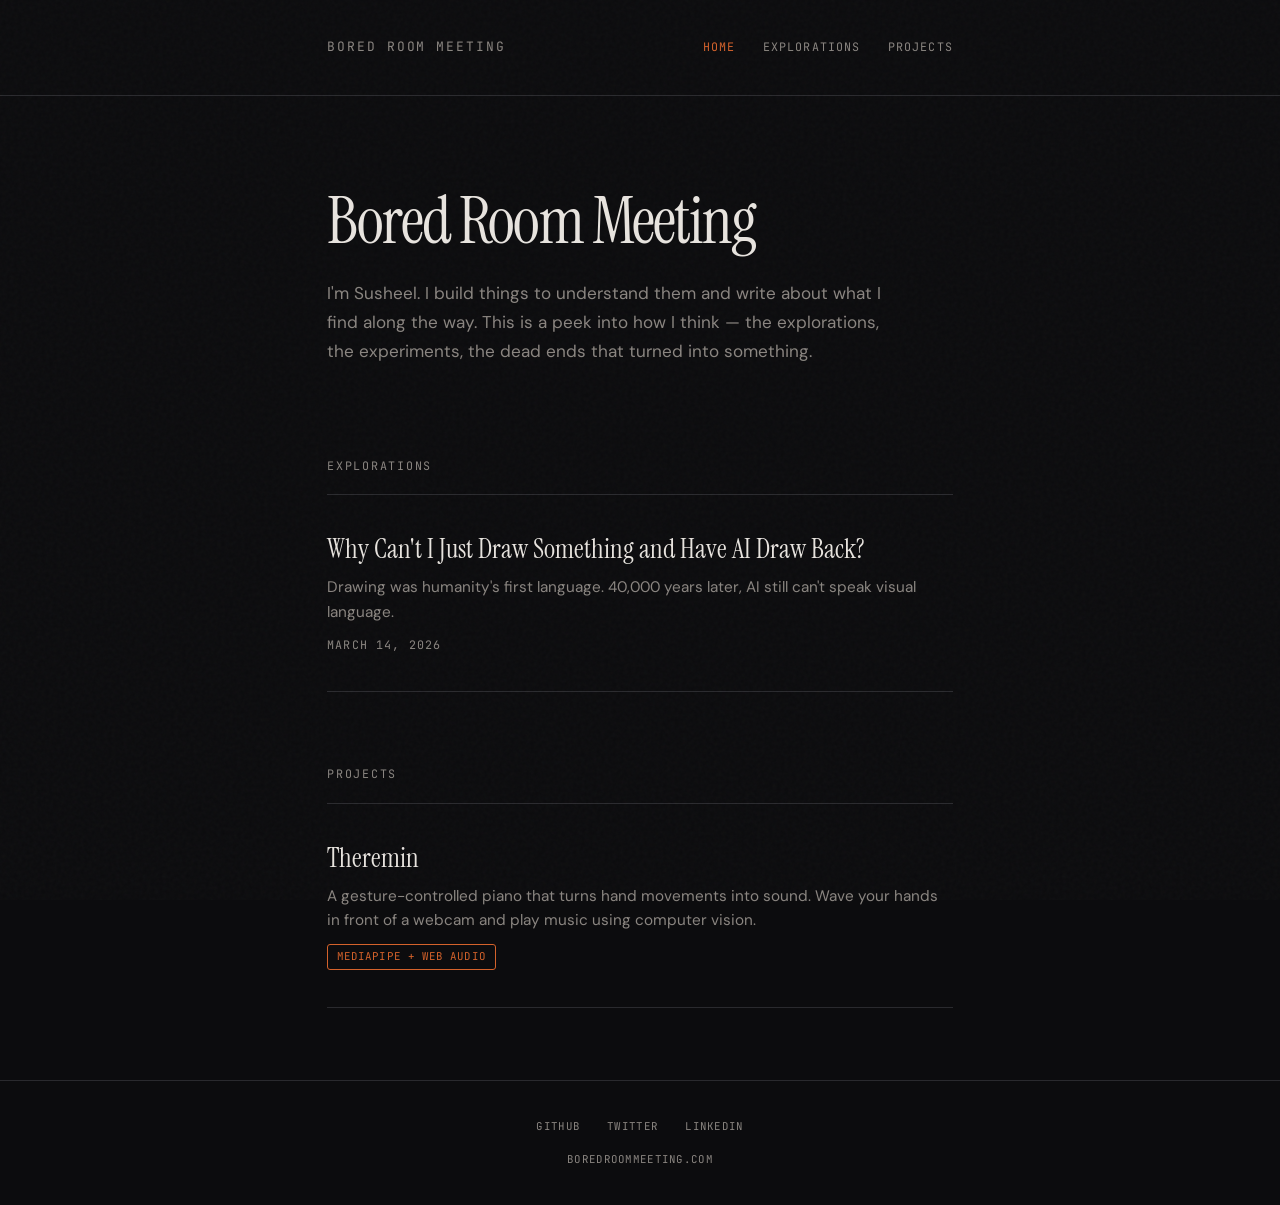
<file: index.html>
<!DOCTYPE html>
<html lang="en">
<head>
<meta charset="utf-8">
<meta name="viewport" content="width=device-width, initial-scale=1">
<title>Bored Room Meeting</title>
<meta name="description" content="A peek into the brain of Susheel — explorations in AI, things being built, and ideas that won't sit still.">
<meta property="og:title" content="Bored Room Meeting">
<meta property="og:description" content="A peek into the brain of Susheel — explorations in AI, things being built, and ideas that won't sit still.">
<meta property="og:type" content="website">
<meta property="og:url" content="https://boredroommeeting.com">
<link rel="icon" href="/favicon.svg" type="image/svg+xml">
<link rel="preconnect" href="https://fonts.googleapis.com">
<link rel="preconnect" href="https://fonts.gstatic.com" crossorigin>
<link href="https://fonts.googleapis.com/css2?family=Instrument+Serif:ital@0;1&family=DM+Sans:ital,wght@0,400;0,500;1,400&family=JetBrains+Mono:wght@400&display=swap" rel="stylesheet">
<link rel="stylesheet" href="/styles.css">
</head>
<body>

<header class="site-header">
  <div class="container">
    <a href="/" class="site-name">Bored Room Meeting</a>
    <nav class="site-nav">
      <a href="/" class="active">Home</a>
      <a href="/#explorations">Explorations</a>
      <a href="/#projects">Projects</a>
    </nav>
  </div>
</header>

<div class="container">
  <div class="masthead">
    <h1>Bored Room Meeting</h1>
    <p class="intro">I'm Susheel. I build things to understand them and write about what I find along the way. This is a peek into how I think — the explorations, the experiments, the dead ends that turned into something.</p>
  </div>

  <div class="posts" id="explorations">
    <div class="section-label">Explorations</div>
    <a href="/posts/drawing-as-input" class="post-link">
      <h2>Why Can't I Just Draw Something and Have AI Draw Back?</h2>
      <p class="excerpt">Drawing was humanity's first language. 40,000 years later, AI still can't speak visual language.</p>
      <div class="date">March 14, 2026</div>
    </a>
  </div>

  <div class="projects" id="projects">
    <div class="section-label">Projects</div>
    <a href="/projects/theremin" class="project-card">
      <h2>Theremin</h2>
      <p class="project-desc">A gesture-controlled piano that turns hand movements into sound. Wave your hands in front of a webcam and play music using computer vision.</p>
      <span class="project-tag">MediaPipe + Web Audio</span>
    </a>
  </div>
</div>

<footer class="site-footer">
  <div class="container">
    <div class="footer-links">
      <a href="https://github.com/analogartist" target="_blank" rel="noopener">GitHub</a>
      <span>Twitter</span>
      <span>LinkedIn</span>
    </div>
    boredroommeeting.com
  </div>
</footer>

</body>
</html>
</file>
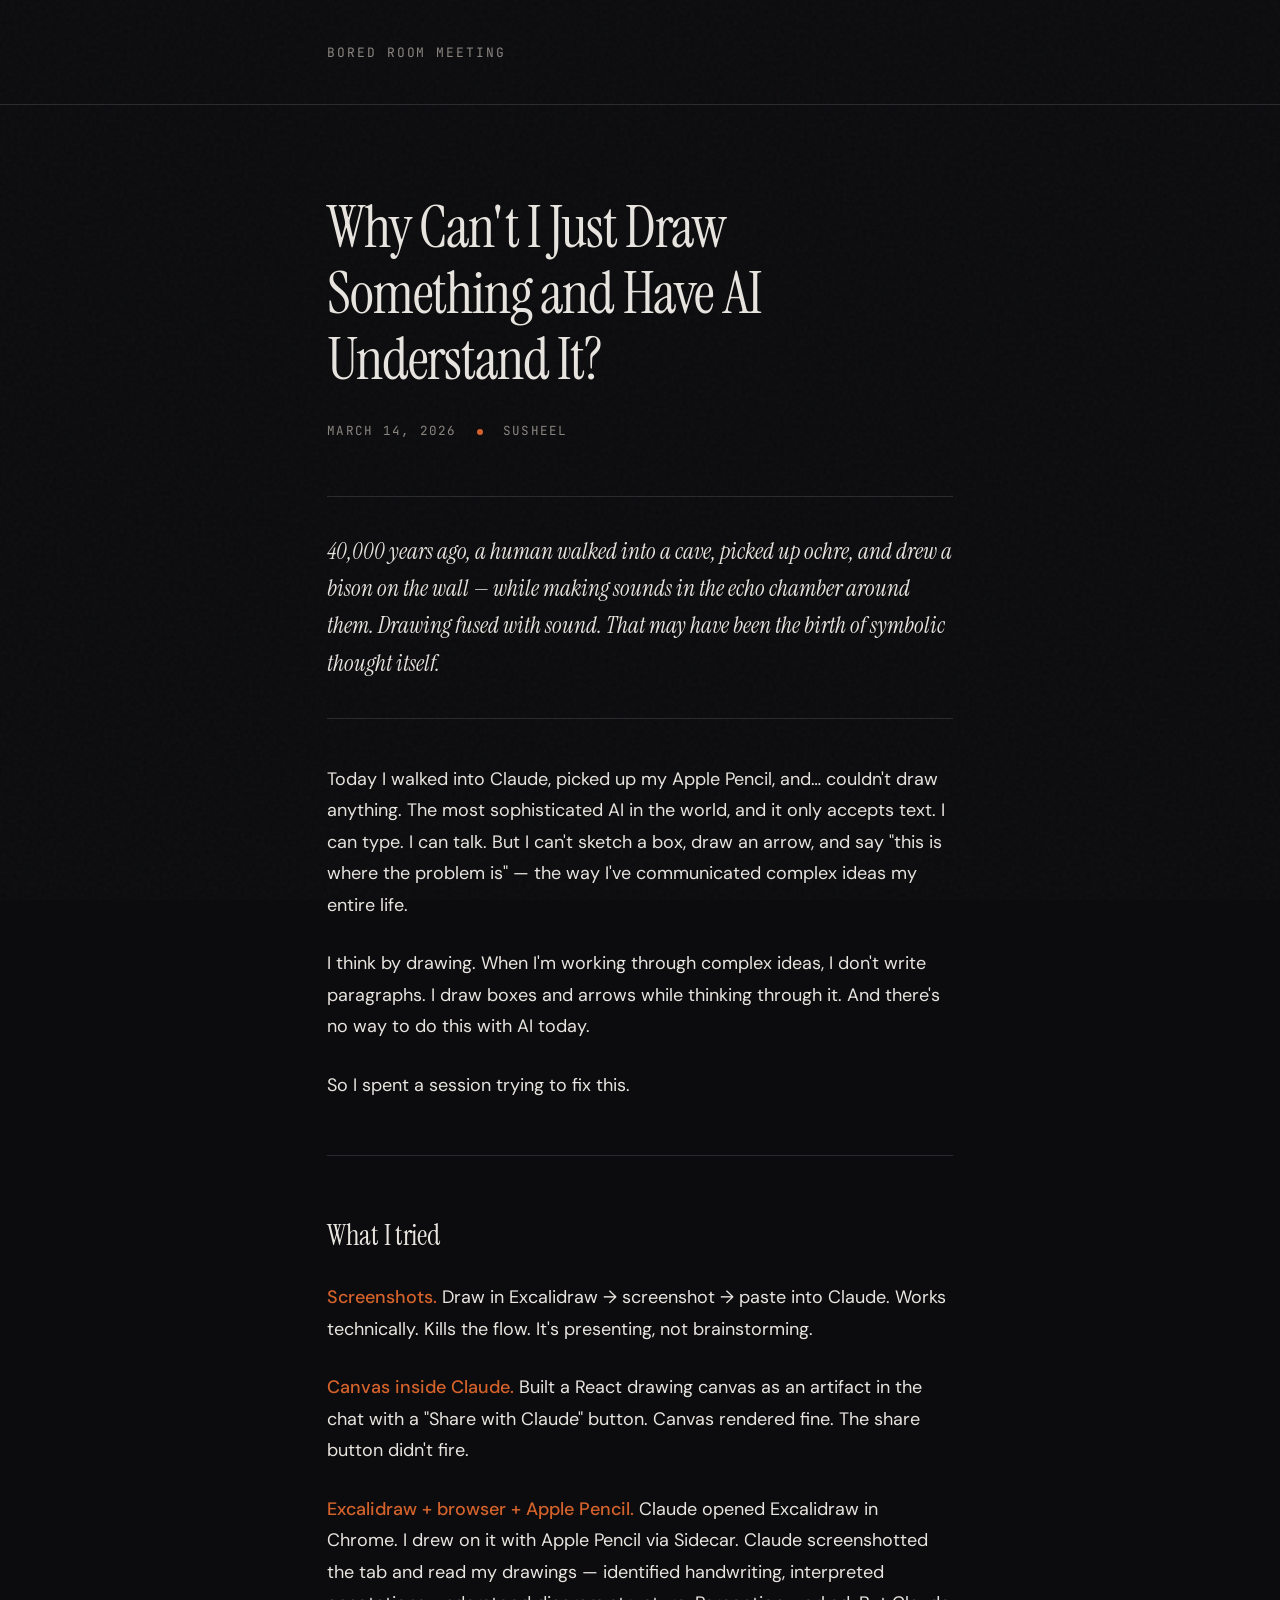
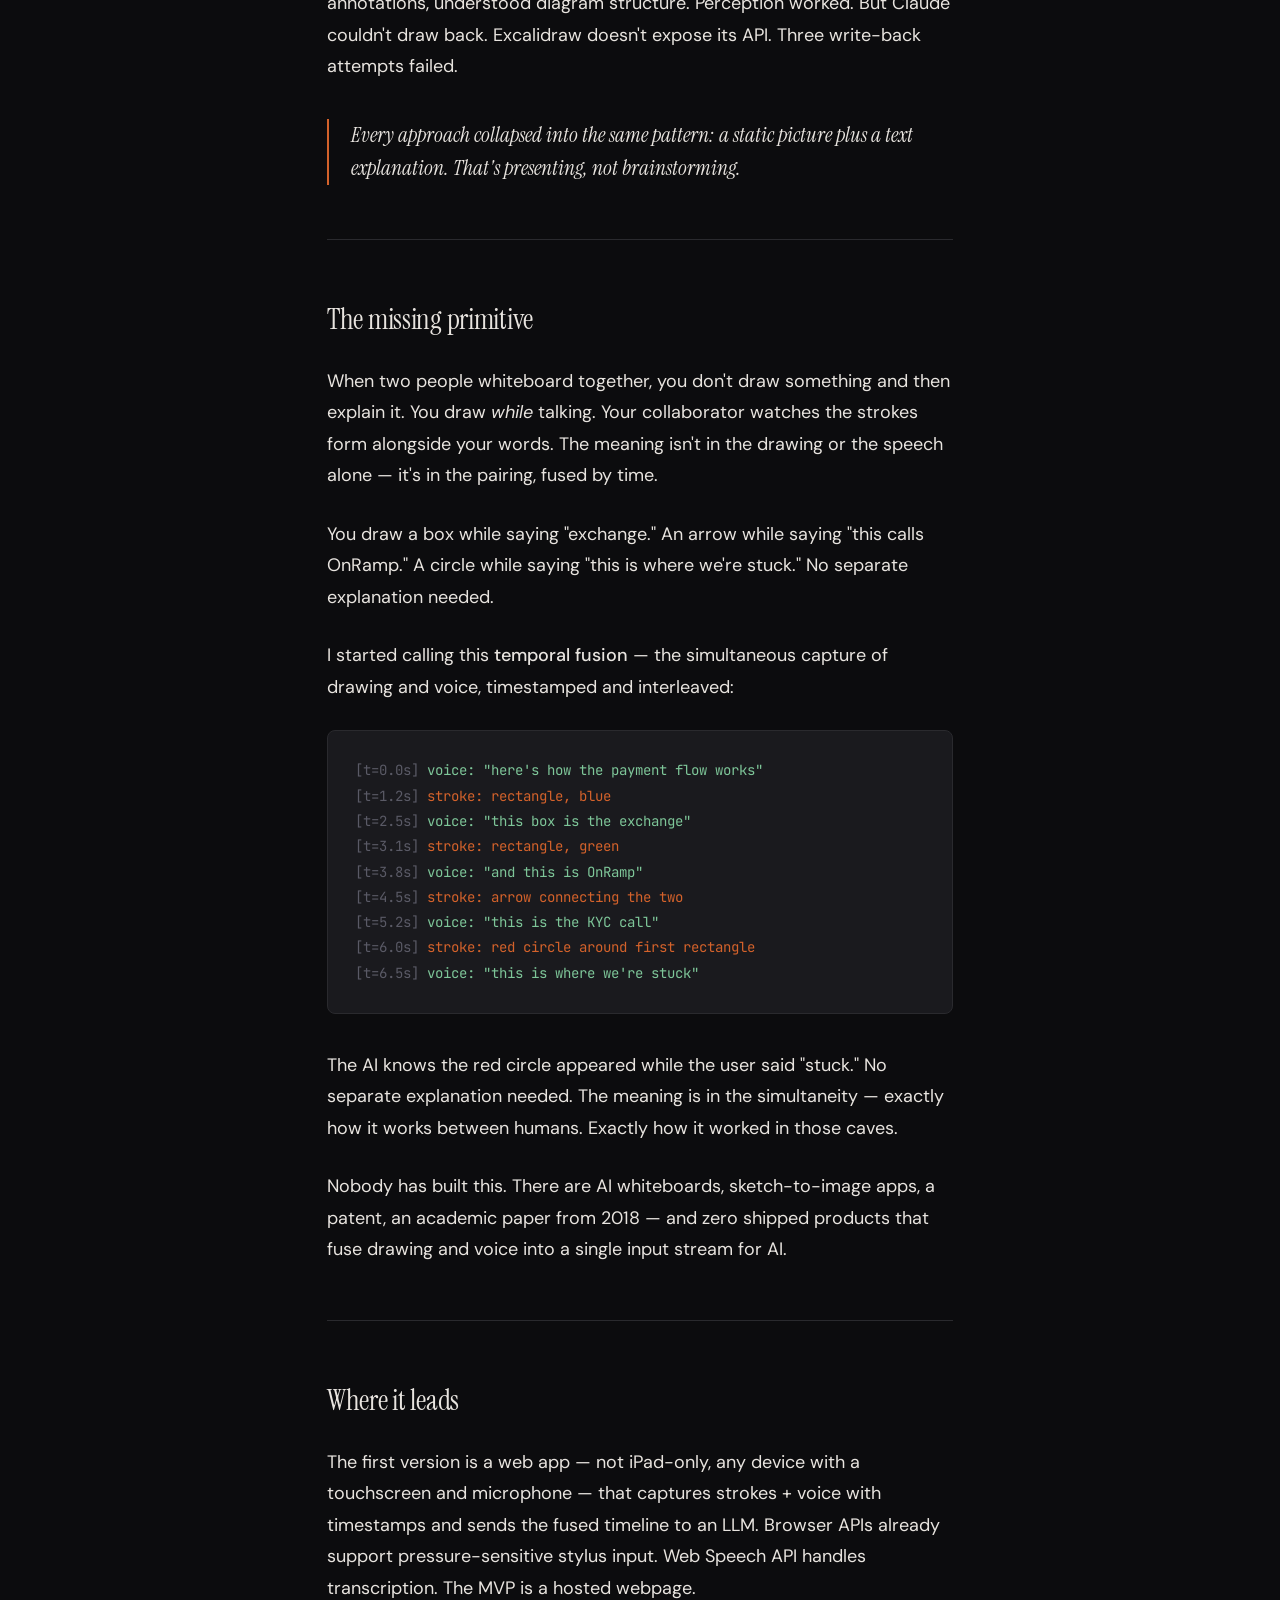
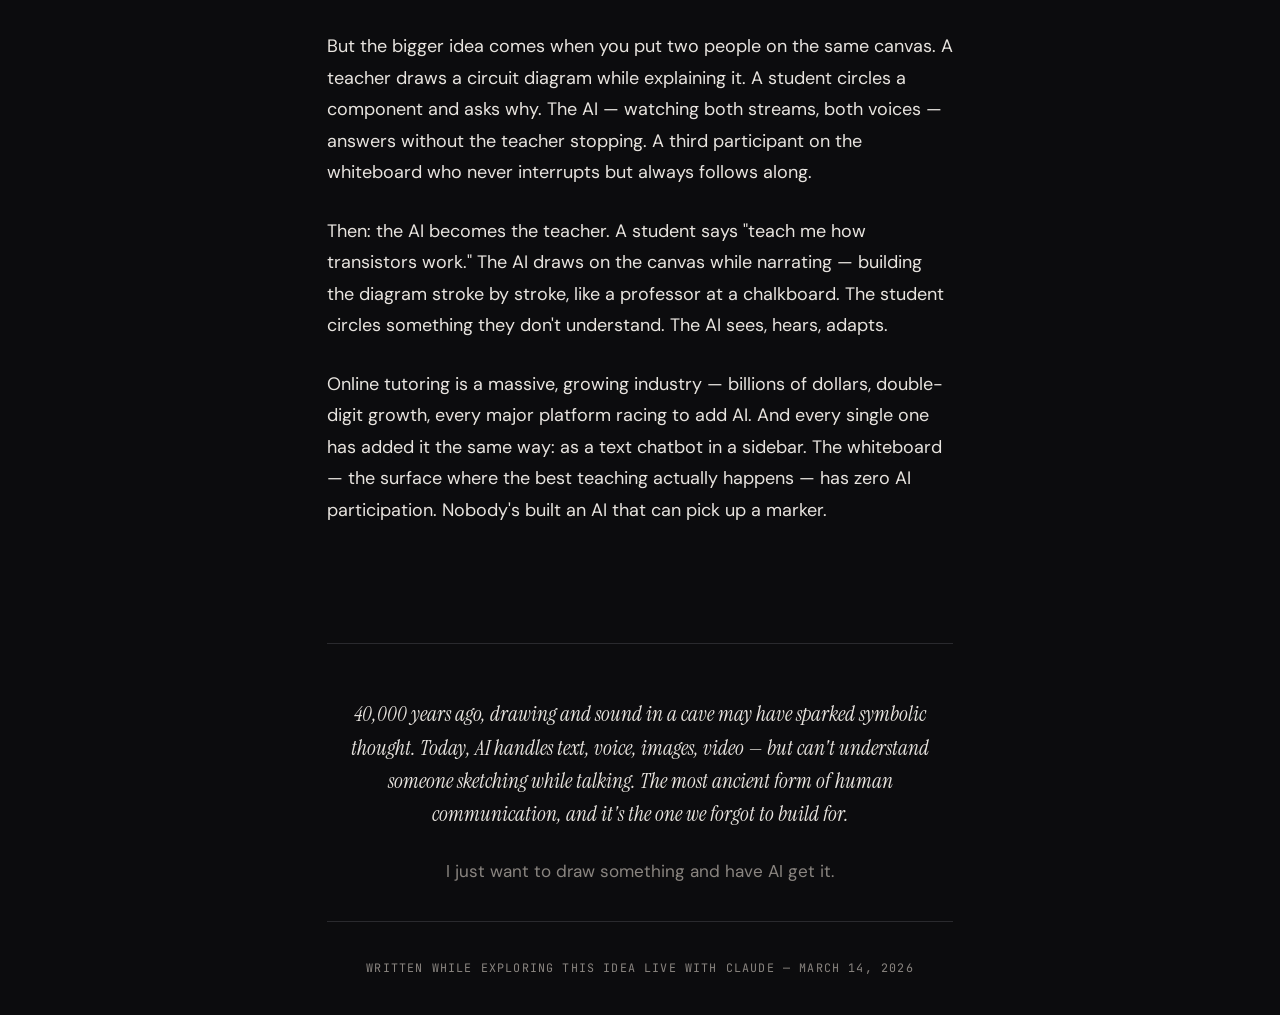
<file: drawing-as-input.html>
<!DOCTYPE html>
<html lang="en">
<head>
<meta charset="utf-8">
<meta name="viewport" content="width=device-width, initial-scale=1">
<title>Why Can't I Just Draw Something and Have AI Understand It? — Bored Room Meeting</title>
<meta name="description" content="Drawing was humanity's first language. 40,000 years later, AI still can't understand someone sketching while talking.">
<meta property="og:title" content="Why Can't I Just Draw Something and Have AI Understand It?">
<meta property="og:description" content="Drawing was humanity's first language. 40,000 years later, AI still can't understand someone sketching while talking.">
<meta property="og:type" content="article">
<meta property="og:url" content="https://boredroommeeting.com/drawing-as-input">
<link rel="preconnect" href="https://fonts.googleapis.com">
<link rel="preconnect" href="https://fonts.gstatic.com" crossorigin>
<link href="https://fonts.googleapis.com/css2?family=Instrument+Serif:ital@0;1&family=DM+Sans:ital,wght@0,400;0,500;1,400&family=JetBrains+Mono:wght@400&display=swap" rel="stylesheet">
<style>
  :root {
    --bg: #0c0c0e;
    --surface: #141416;
    --text: #e8e4df;
    --text-dim: #8a8580;
    --accent: #d4622b;
    --accent-glow: #d4622b22;
    --code-bg: #1a1a1e;
    --border: #2a2a2e;
    --serif: 'Instrument Serif', Georgia, serif;
    --sans: 'DM Sans', -apple-system, sans-serif;
    --mono: 'JetBrains Mono', 'SF Mono', monospace;
  }

  * { margin: 0; padding: 0; box-sizing: border-box; }

  html { font-size: 18px; scroll-behavior: smooth; }

  body {
    background: var(--bg);
    color: var(--text);
    font-family: var(--sans);
    line-height: 1.75;
    -webkit-font-smoothing: antialiased;
  }

  /* Grain overlay */
  body::before {
    content: '';
    position: fixed;
    inset: 0;
    opacity: 0.03;
    background-image: url("data:image/svg+xml,%3Csvg viewBox='0 0 256 256' xmlns='http://www.w3.org/2000/svg'%3E%3Cfilter id='n'%3E%3CfeTurbulence type='fractalNoise' baseFrequency='0.9' numOctaves='4' stitchTiles='stitch'/%3E%3C/filter%3E%3Crect width='100%25' height='100%25' filter='url(%23n)' opacity='1'/%3E%3C/svg%3E");
    pointer-events: none;
    z-index: 100;
  }

  .site-header {
    padding: 2rem 0;
    border-bottom: 1px solid var(--border);
  }

  .site-header a {
    font-family: var(--mono);
    font-size: 0.72rem;
    letter-spacing: 0.15em;
    text-transform: uppercase;
    color: var(--text-dim);
    text-decoration: none;
    transition: color 0.2s;
  }

  .site-header a:hover { color: var(--accent); }

  .container {
    max-width: 680px;
    margin: 0 auto;
    padding: 0 1.5rem;
  }

  .hero {
    padding: 5rem 0 3rem;
  }

  .hero h1 {
    font-family: var(--serif);
    font-size: clamp(2.2rem, 5vw, 3.2rem);
    font-weight: 400;
    line-height: 1.15;
    color: var(--text);
    letter-spacing: -0.02em;
    max-width: 600px;
  }

  .hero .meta {
    margin-top: 1.5rem;
    font-family: var(--mono);
    font-size: 0.7rem;
    letter-spacing: 0.1em;
    text-transform: uppercase;
    color: var(--text-dim);
  }

  .hero .meta .accent-dot {
    display: inline-block;
    width: 6px;
    height: 6px;
    background: var(--accent);
    border-radius: 50%;
    margin: 0 0.6rem;
    vertical-align: middle;
  }

  article { padding-bottom: 5rem; }

  article p {
    margin-bottom: 1.5rem;
    font-size: 1rem;
    color: var(--text);
    font-weight: 400;
  }

  article .lede {
    font-family: var(--serif);
    font-size: 1.25rem;
    font-style: italic;
    color: var(--text);
    line-height: 1.65;
    padding: 2rem 0;
    border-top: 1px solid var(--border);
    border-bottom: 1px solid var(--border);
    margin-bottom: 2.5rem;
  }

  article h2 {
    font-family: var(--serif);
    font-size: 1.6rem;
    font-weight: 400;
    margin: 3rem 0 1.2rem;
    color: var(--text);
    letter-spacing: -0.01em;
  }

  article strong {
    font-weight: 500;
    color: var(--text);
  }

  article em { font-style: italic; }

  article hr {
    border: none;
    height: 1px;
    background: var(--border);
    margin: 3rem 0;
  }

  article .attempt {
    margin-bottom: 1.2rem;
  }

  article .attempt-label {
    font-weight: 500;
    color: var(--accent);
  }

  article pre {
    background: var(--code-bg);
    border: 1px solid var(--border);
    border-radius: 8px;
    padding: 1.5rem;
    overflow-x: auto;
    margin: 1.5rem 0 2rem;
    font-family: var(--mono);
    font-size: 0.78rem;
    line-height: 1.8;
    color: var(--text-dim);
  }

  article pre .voice { color: #7ec699; }
  article pre .stroke { color: #d4622b; }
  article pre .time { color: #5a5a66; }

  article .callout {
    border-left: 2px solid var(--accent);
    padding-left: 1.2rem;
    margin: 2rem 0;
    font-family: var(--serif);
    font-size: 1.15rem;
    font-style: italic;
    line-height: 1.6;
    color: var(--text);
  }

  .closing {
    padding: 3rem 0 2rem;
    border-top: 1px solid var(--border);
    font-family: var(--serif);
    font-size: 1.15rem;
    font-style: italic;
    line-height: 1.6;
    text-align: center;
    color: var(--text);
  }

  .closing .last-line {
    font-style: normal;
    font-family: var(--sans);
    font-size: 0.95rem;
    margin-top: 1.5rem;
    color: var(--text-dim);
  }

  .site-footer {
    padding: 2rem 0;
    border-top: 1px solid var(--border);
    text-align: center;
    font-family: var(--mono);
    font-size: 0.65rem;
    letter-spacing: 0.1em;
    text-transform: uppercase;
    color: var(--text-dim);
  }

  /* Fade in */
  .hero, article, .closing {
    animation: fadeUp 0.8s ease-out both;
  }
  article { animation-delay: 0.15s; }
  .closing { animation-delay: 0.3s; }

  @keyframes fadeUp {
    from { opacity: 0; transform: translateY(20px); }
    to { opacity: 1; transform: translateY(0); }
  }

  @media (max-width: 600px) {
    html { font-size: 16px; }
    .hero { padding: 3rem 0 2rem; }
    article pre { font-size: 0.7rem; padding: 1rem; }
  }
</style>
</head>
<body>

<header class="site-header">
  <div class="container">
    <a href="/">Bored Room Meeting</a>
  </div>
</header>

<div class="container">
  <div class="hero">
    <h1>Why Can't I Just Draw Something and Have AI Understand It?</h1>
    <div class="meta">
      March 14, 2026
      <span class="accent-dot"></span>
      Susheel
    </div>
  </div>

  <article>

    <div class="lede">
      40,000 years ago, a human walked into a cave, picked up ochre, and drew a bison on the wall — while making sounds in the echo chamber around them. Drawing fused with sound. That may have been the birth of symbolic thought itself.
    </div>

    <p>Today I walked into Claude, picked up my Apple Pencil, and… couldn't draw anything. The most sophisticated AI in the world, and it only accepts text. I can type. I can talk. But I can't sketch a box, draw an arrow, and say "this is where the problem is" — the way I've communicated complex ideas my entire life.</p>

    <p>I think by drawing. When I'm working through complex ideas, I don't write paragraphs. I draw boxes and arrows while thinking through it. And there's no way to do this with AI today.</p>

    <p>So I spent a session trying to fix this.</p>

    <hr>

    <h2>What I tried</h2>

    <p><span class="attempt-label">Screenshots.</span> Draw in Excalidraw → screenshot → paste into Claude. Works technically. Kills the flow. It's presenting, not brainstorming.</p>

    <p><span class="attempt-label">Canvas inside Claude.</span> Built a React drawing canvas as an artifact in the chat with a "Share with Claude" button. Canvas rendered fine. The share button didn't fire.</p>

    <p><span class="attempt-label">Excalidraw + browser + Apple Pencil.</span> Claude opened Excalidraw in Chrome. I drew on it with Apple Pencil via Sidecar. Claude screenshotted the tab and read my drawings — identified handwriting, interpreted annotations, understood diagram structure. Perception worked. But Claude couldn't draw back. Excalidraw doesn't expose its API. Three write-back attempts failed.</p>

    <div class="callout">Every approach collapsed into the same pattern: a static picture plus a text explanation. That's presenting, not brainstorming.</div>

    <hr>

    <h2>The missing primitive</h2>

    <p>When two people whiteboard together, you don't draw something and then explain it. You draw <em>while</em> talking. Your collaborator watches the strokes form alongside your words. The meaning isn't in the drawing or the speech alone — it's in the pairing, fused by time.</p>

    <p>You draw a box while saying "exchange." An arrow while saying "this calls OnRamp." A circle while saying "this is where we're stuck." No separate explanation needed.</p>

    <p>I started calling this <strong>temporal fusion</strong> — the simultaneous capture of drawing and voice, timestamped and interleaved:</p>

<pre>
<span class="time">[t=0.0s]</span> <span class="voice">voice: "here's how the payment flow works"</span>
<span class="time">[t=1.2s]</span> <span class="stroke">stroke: rectangle, blue</span>
<span class="time">[t=2.5s]</span> <span class="voice">voice: "this box is the exchange"</span>
<span class="time">[t=3.1s]</span> <span class="stroke">stroke: rectangle, green</span>
<span class="time">[t=3.8s]</span> <span class="voice">voice: "and this is OnRamp"</span>
<span class="time">[t=4.5s]</span> <span class="stroke">stroke: arrow connecting the two</span>
<span class="time">[t=5.2s]</span> <span class="voice">voice: "this is the KYC call"</span>
<span class="time">[t=6.0s]</span> <span class="stroke">stroke: red circle around first rectangle</span>
<span class="time">[t=6.5s]</span> <span class="voice">voice: "this is where we're stuck"</span>
</pre>

    <p>The AI knows the red circle appeared while the user said "stuck." No separate explanation needed. The meaning is in the simultaneity — exactly how it works between humans. Exactly how it worked in those caves.</p>

    <p>Nobody has built this. There are AI whiteboards, sketch-to-image apps, a patent, an academic paper from 2018 — and zero shipped products that fuse drawing and voice into a single input stream for AI.</p>

    <hr>

    <h2>Where it leads</h2>

    <p>The first version is a web app — not iPad-only, any device with a touchscreen and microphone — that captures strokes + voice with timestamps and sends the fused timeline to an LLM. Browser APIs already support pressure-sensitive stylus input. Web Speech API handles transcription. The MVP is a hosted webpage.</p>

    <p>But the bigger idea comes when you put two people on the same canvas. A teacher draws a circuit diagram while explaining it. A student circles a component and asks why. The AI — watching both streams, both voices — answers without the teacher stopping. A third participant on the whiteboard who never interrupts but always follows along.</p>

    <p>Then: the AI becomes the teacher. A student says "teach me how transistors work." The AI draws on the canvas while narrating — building the diagram stroke by stroke, like a professor at a chalkboard. The student circles something they don't understand. The AI sees, hears, adapts.</p>

    <p>Online tutoring is a massive, growing industry — billions of dollars, double-digit growth, every major platform racing to add AI. And every single one has added it the same way: as a text chatbot in a sidebar. The whiteboard — the surface where the best teaching actually happens — has zero AI participation. Nobody's built an AI that can pick up a marker.</p>

  </article>

  <div class="closing">
    <p>40,000 years ago, drawing and sound in a cave may have sparked symbolic thought. Today, AI handles text, voice, images, video — but can't understand someone sketching while talking. The most ancient form of human communication, and it's the one we forgot to build for.</p>
    <p class="last-line">I just want to draw something and have AI get it.</p>
  </div>

  <div class="site-footer">
    <p>Written while exploring this idea live with Claude — March 14, 2026</p>
  </div>

</div>

</body>
</html>
</file>
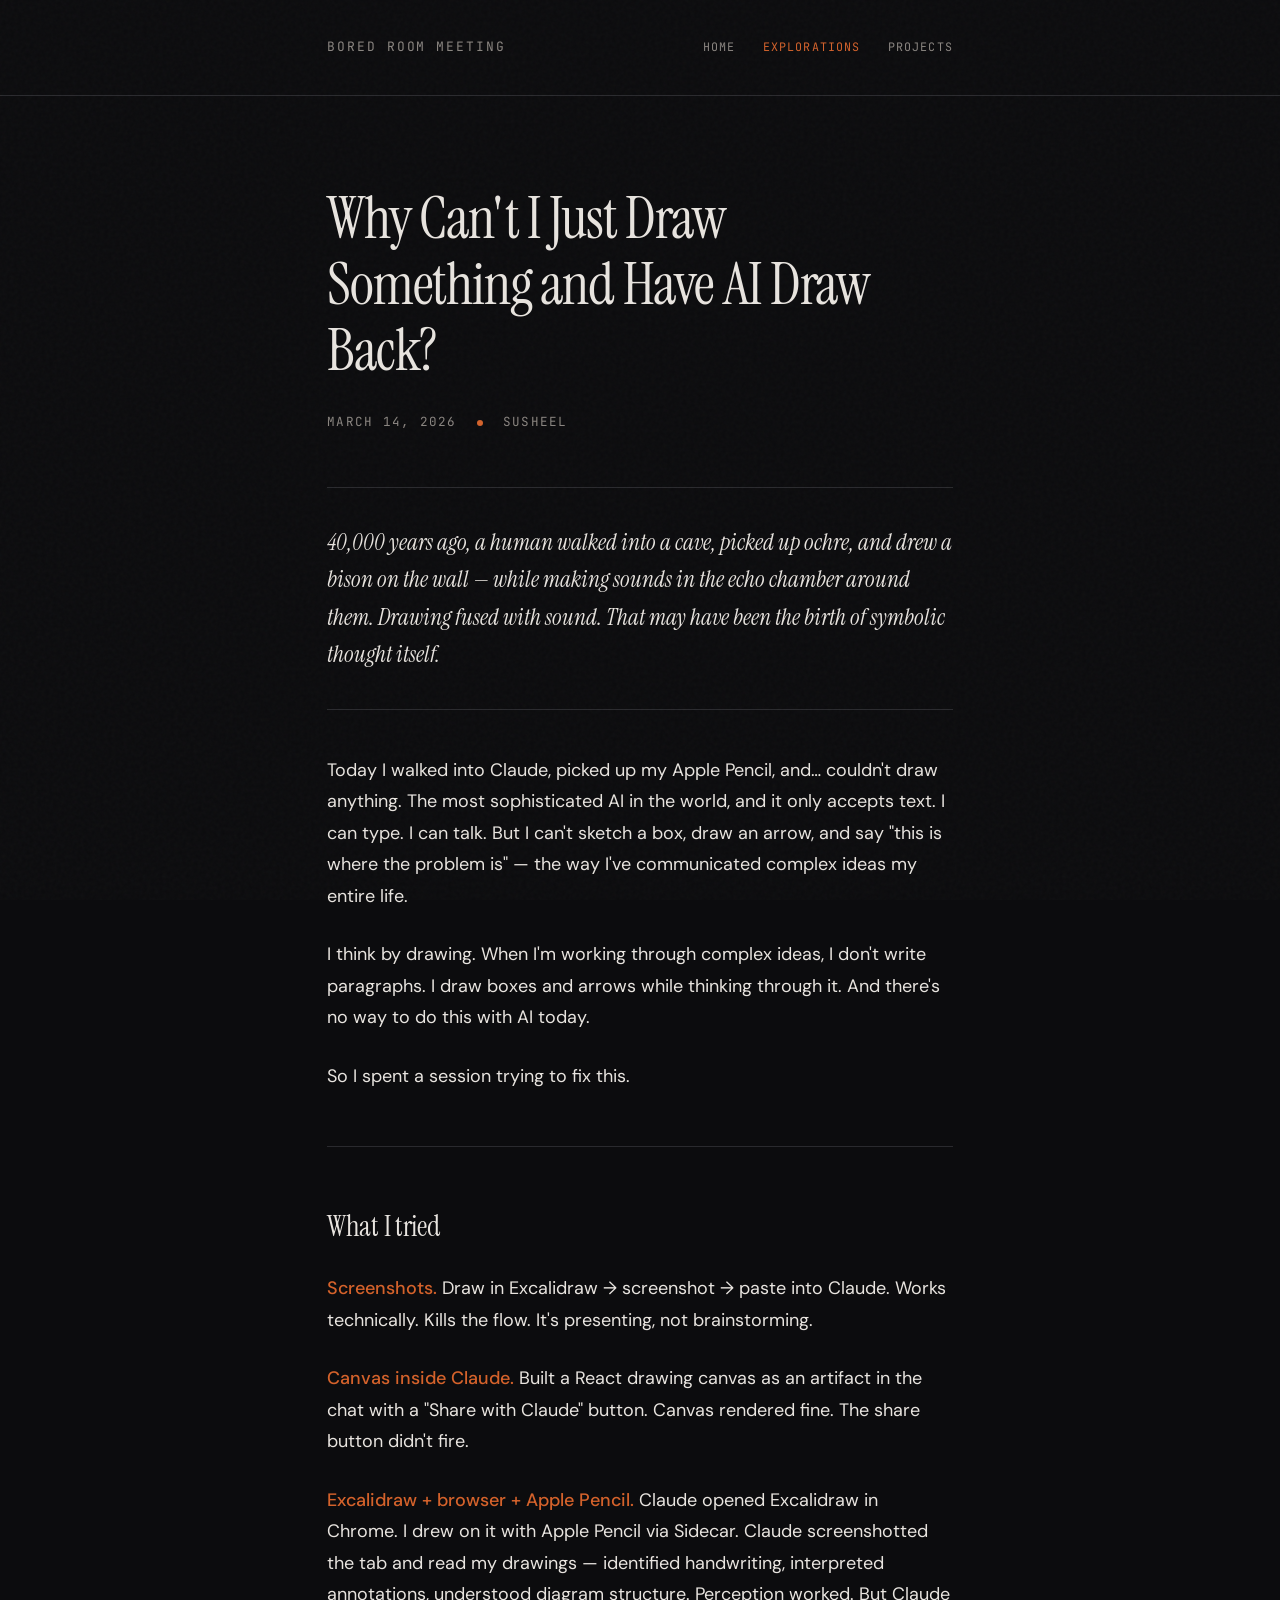
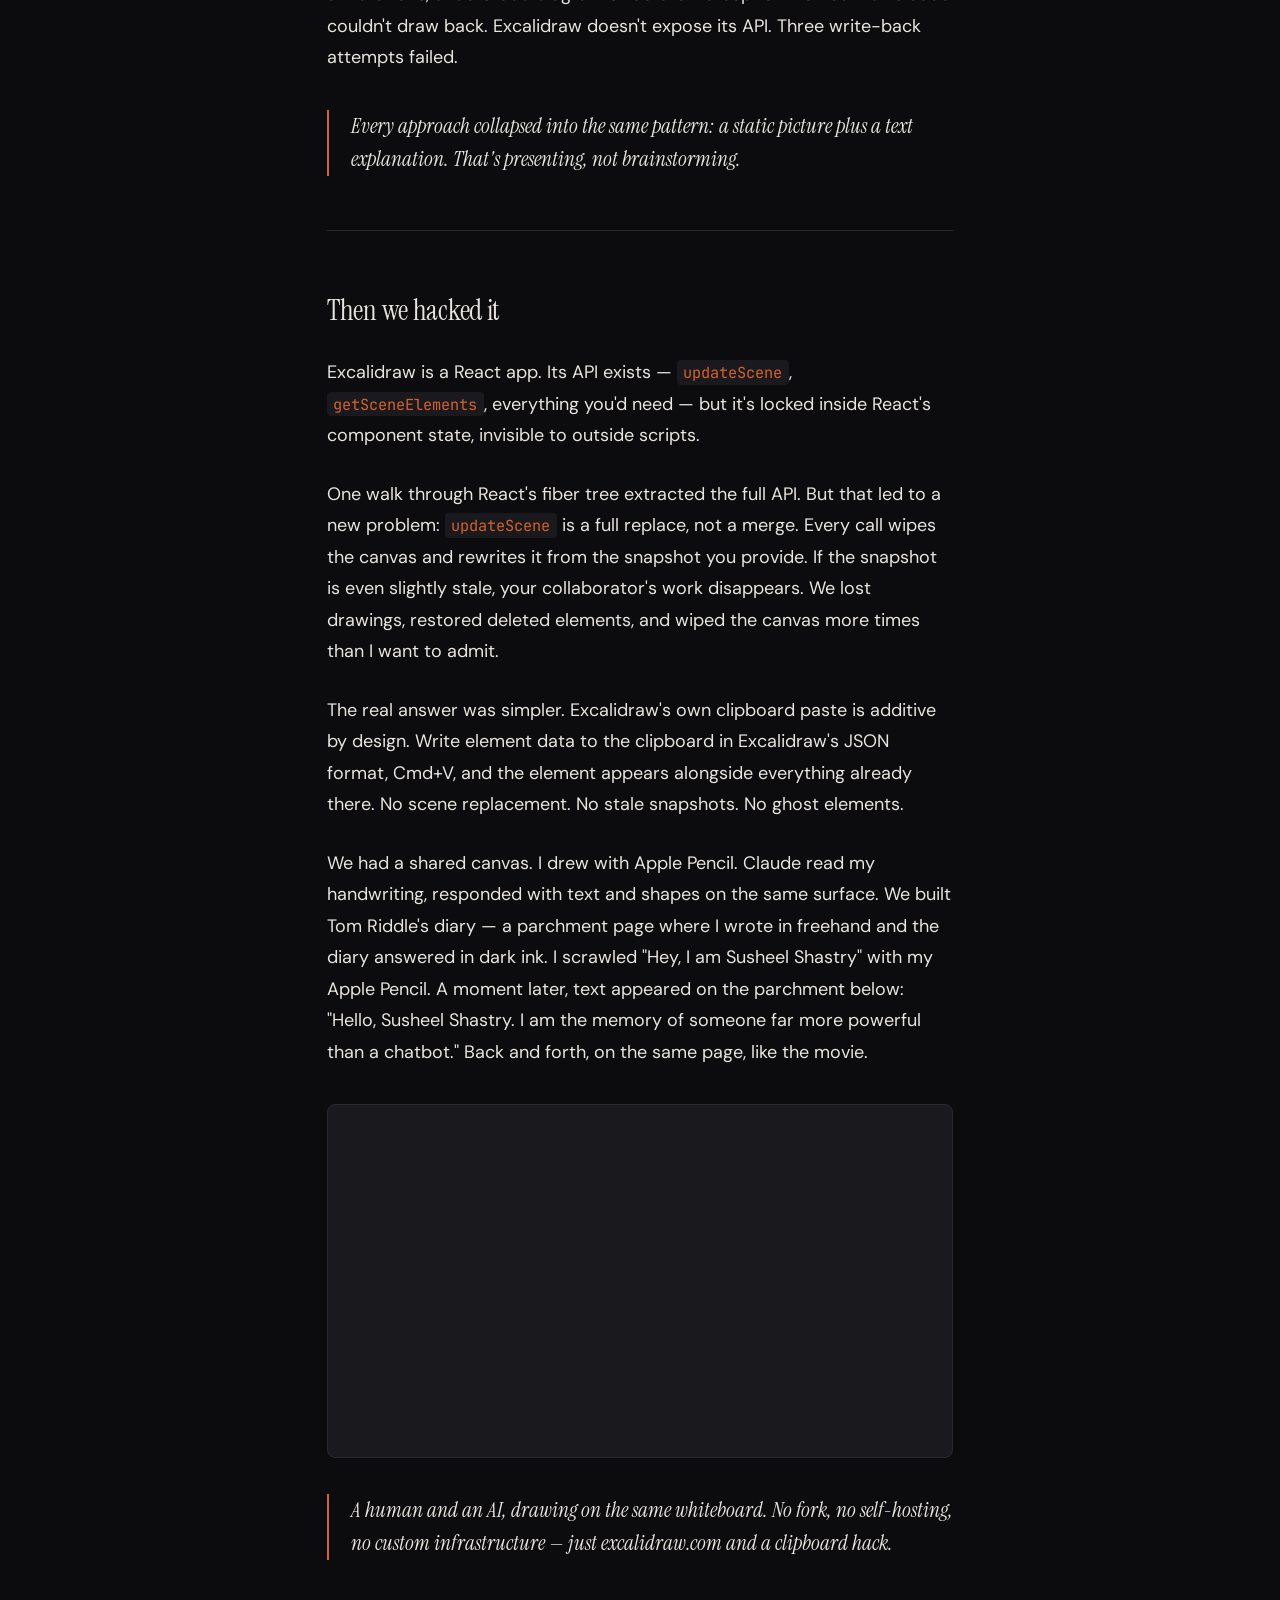
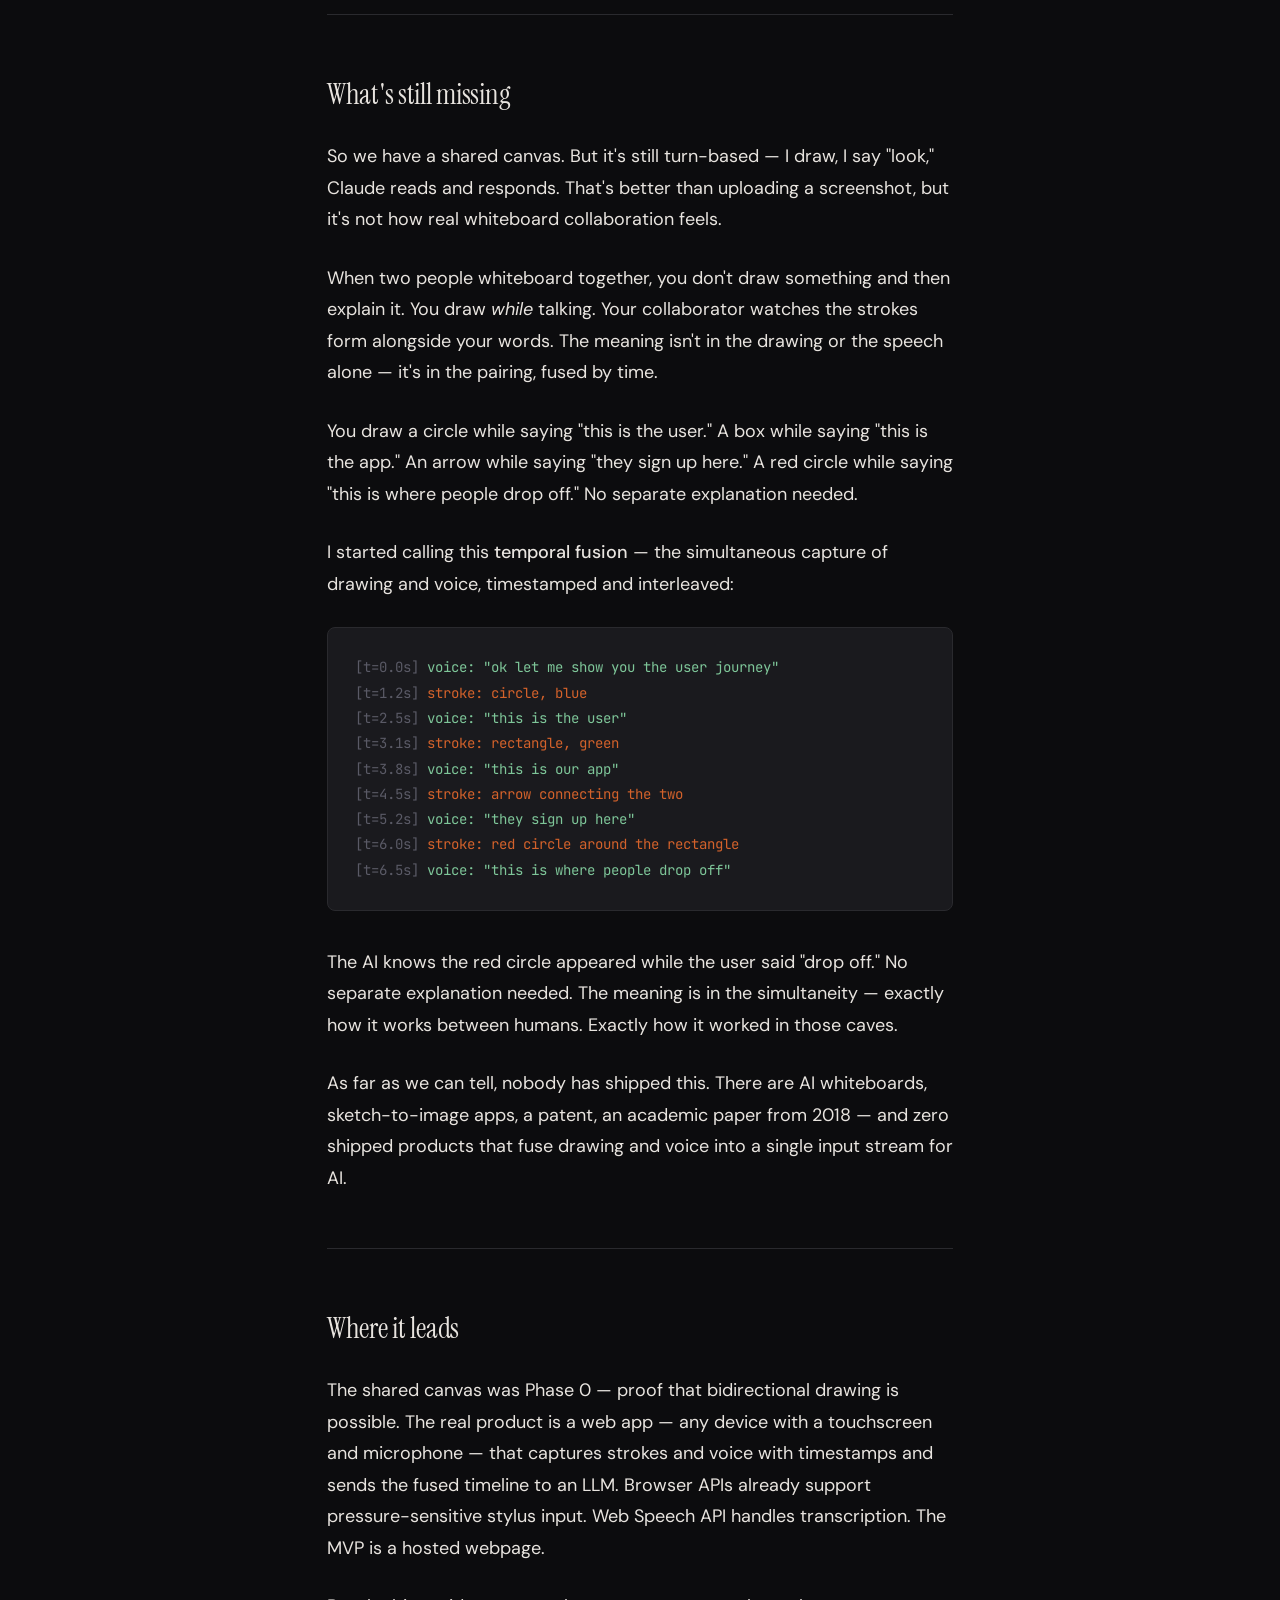
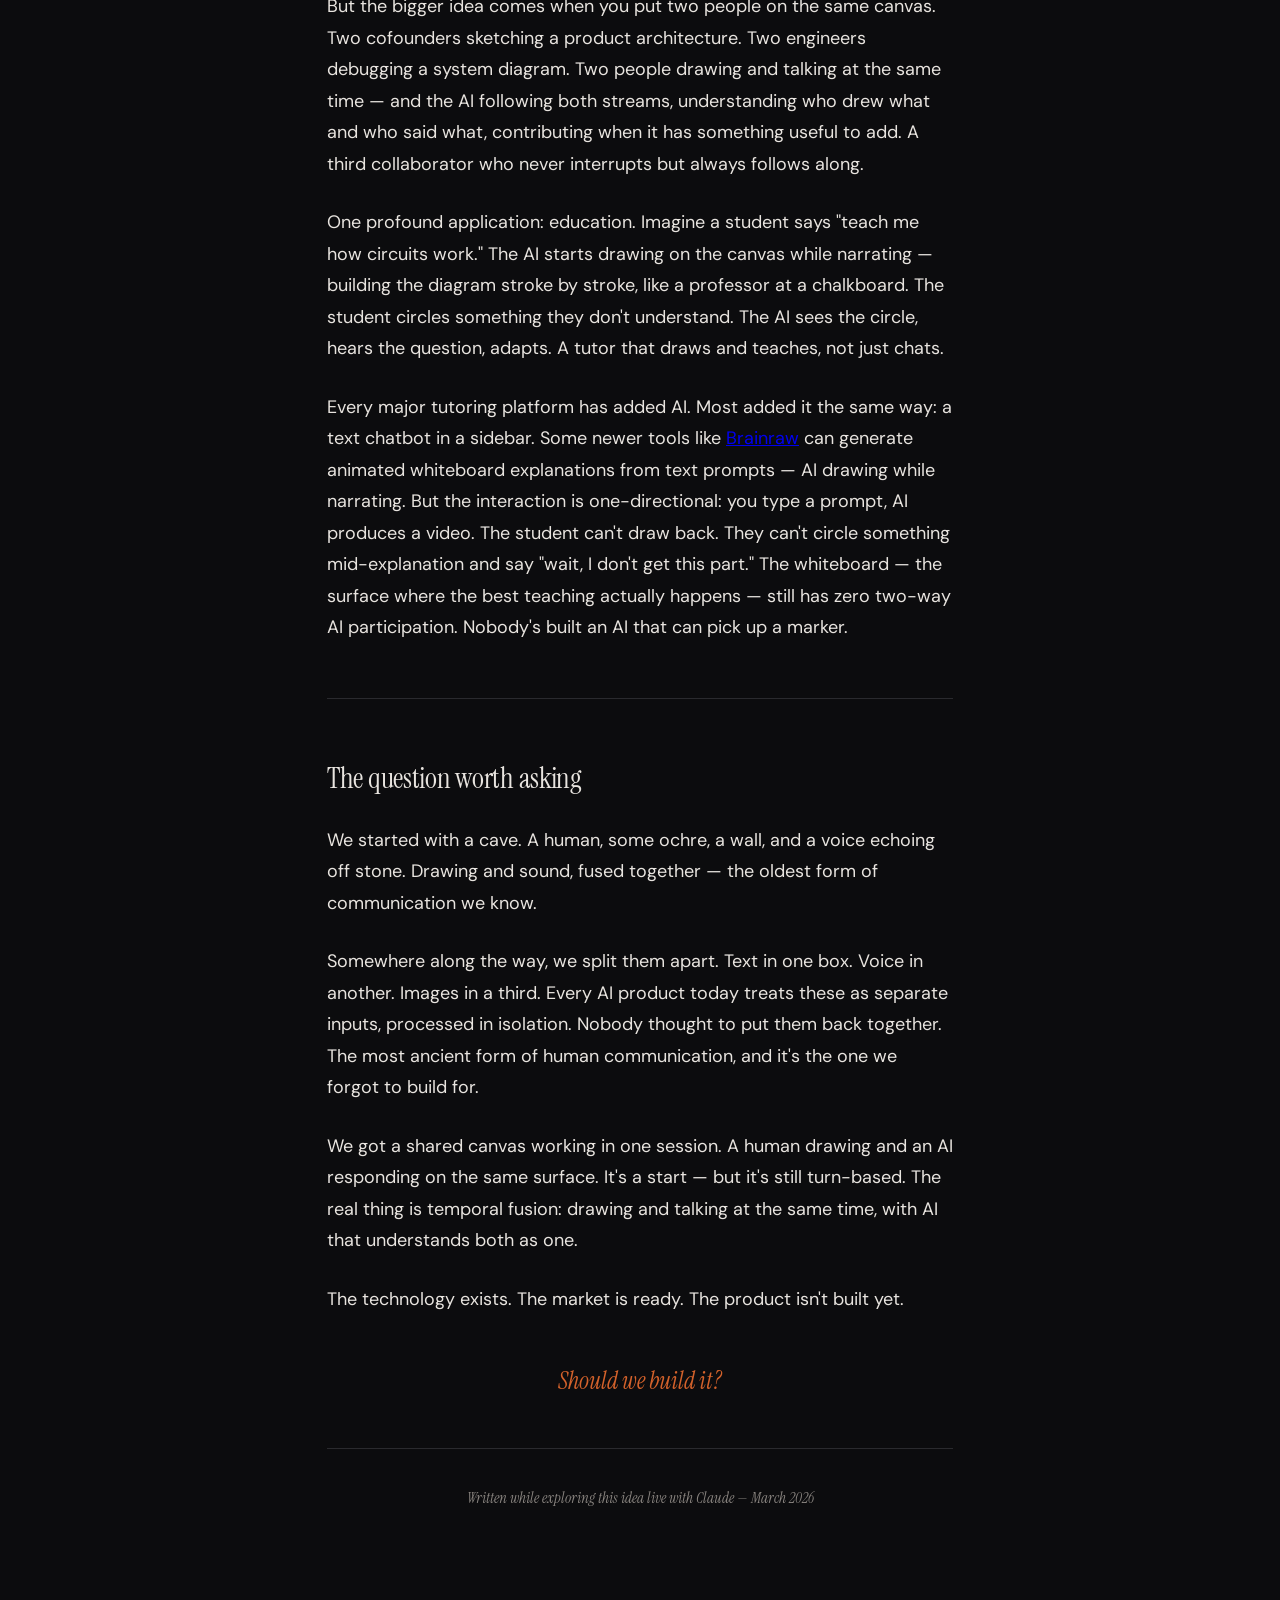
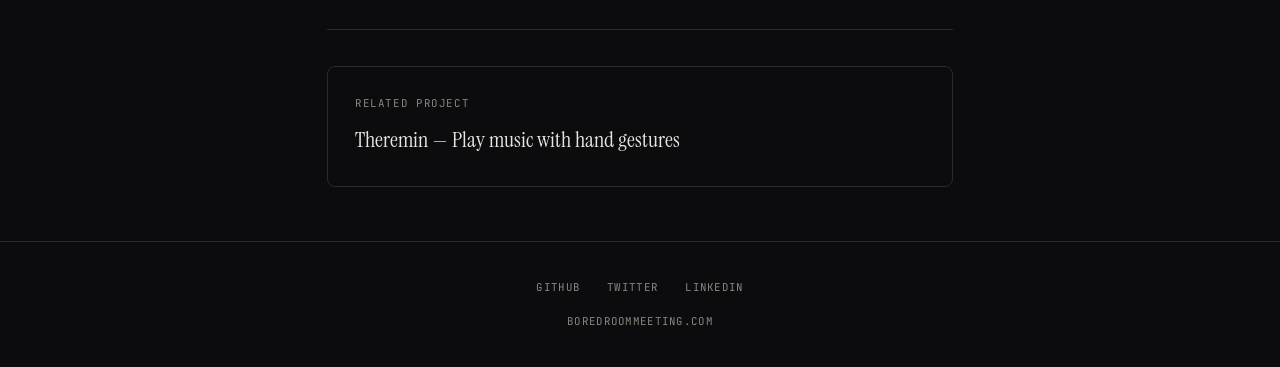
<file: posts/drawing-as-input.html>
<!DOCTYPE html>
<html lang="en">
<head>
<meta charset="utf-8">
<meta name="viewport" content="width=device-width, initial-scale=1">
<title>Why Can't I Just Draw Something and Have AI Draw Back? — Bored Room Meeting</title>
<meta name="description" content="Drawing was humanity's first language. 40,000 years later, AI still can't speak visual language.">
<meta property="og:title" content="Why Can't I Just Draw Something and Have AI Draw Back?">
<meta property="og:description" content="Drawing was humanity's first language. 40,000 years later, AI still can't speak visual language.">
<meta property="og:type" content="article">
<meta property="og:url" content="https://boredroommeeting.com/posts/drawing-as-input">
<link rel="icon" href="/favicon.svg" type="image/svg+xml">
<link rel="preconnect" href="https://fonts.googleapis.com">
<link rel="preconnect" href="https://fonts.gstatic.com" crossorigin>
<link href="https://fonts.googleapis.com/css2?family=Instrument+Serif:ital@0;1&family=DM+Sans:ital,wght@0,400;0,500;1,400&family=JetBrains+Mono:wght@400&display=swap" rel="stylesheet">
<link rel="stylesheet" href="/styles.css">
</head>
<body>

<header class="site-header">
  <div class="container">
    <a href="/" class="site-name">Bored Room Meeting</a>
    <nav class="site-nav">
      <a href="/">Home</a>
      <a href="/#explorations" class="active">Explorations</a>
      <a href="/#projects">Projects</a>
    </nav>
  </div>
</header>

<div class="container">
  <div class="hero">
    <h1>Why Can't I Just Draw Something and Have AI Draw Back?</h1>
    <div class="meta">
      March 14, 2026
      <span class="accent-dot"></span>
      Susheel
    </div>
  </div>

  <article>

    <div class="lede">
      40,000 years ago, a human walked into a cave, picked up ochre, and drew a bison on the wall — while making sounds in the echo chamber around them. Drawing fused with sound. That may have been the birth of symbolic thought itself.
    </div>

    <p>Today I walked into Claude, picked up my Apple Pencil, and… couldn't draw anything. The most sophisticated AI in the world, and it only accepts text. I can type. I can talk. But I can't sketch a box, draw an arrow, and say "this is where the problem is" — the way I've communicated complex ideas my entire life.</p>

    <p>I think by drawing. When I'm working through complex ideas, I don't write paragraphs. I draw boxes and arrows while thinking through it. And there's no way to do this with AI today.</p>

    <p>So I spent a session trying to fix this.</p>

    <hr>

    <h2>What I tried</h2>

    <p><span class="attempt-label">Screenshots.</span> Draw in Excalidraw → screenshot → paste into Claude. Works technically. Kills the flow. It's presenting, not brainstorming.</p>

    <p><span class="attempt-label">Canvas inside Claude.</span> Built a React drawing canvas as an artifact in the chat with a "Share with Claude" button. Canvas rendered fine. The share button didn't fire.</p>

    <p><span class="attempt-label">Excalidraw + browser + Apple Pencil.</span> Claude opened Excalidraw in Chrome. I drew on it with Apple Pencil via Sidecar. Claude screenshotted the tab and read my drawings — identified handwriting, interpreted annotations, understood diagram structure. Perception worked. But Claude couldn't draw back. Excalidraw doesn't expose its API. Three write-back attempts failed.</p>

    <div class="callout">Every approach collapsed into the same pattern: a static picture plus a text explanation. That's presenting, not brainstorming.</div>

    <hr>

    <h2>Then we hacked it</h2>

    <p>Excalidraw is a React app. Its API exists — <code>updateScene</code>, <code>getSceneElements</code>, everything you'd need — but it's locked inside React's component state, invisible to outside scripts.</p>

    <p>One walk through React's fiber tree extracted the full API. But that led to a new problem: <code>updateScene</code> is a full replace, not a merge. Every call wipes the canvas and rewrites it from the snapshot you provide. If the snapshot is even slightly stale, your collaborator's work disappears. We lost drawings, restored deleted elements, and wiped the canvas more times than I want to admit.</p>

    <p>The real answer was simpler. Excalidraw's own clipboard paste is additive by design. Write element data to the clipboard in Excalidraw's JSON format, Cmd+V, and the element appears alongside everything already there. No scene replacement. No stale snapshots. No ghost elements.</p>

    <p>We had a shared canvas. I drew with Apple Pencil. Claude read my handwriting, responded with text and shapes on the same surface. We built Tom Riddle's diary — a parchment page where I wrote in freehand and the diary answered in dark ink. I scrawled "Hey, I am Susheel Shastry" with my Apple Pencil. A moment later, text appeared on the parchment below: "Hello, Susheel Shastry. I am the memory of someone far more powerful than a chatbot." Back and forth, on the same page, like the movie.</p>

    <div class="video-embed">
      <iframe src="https://www.youtube.com/embed/dbvFeQ1c68Y"
              title="Drawing with Claude — shared Excalidraw canvas demo"
              allow="accelerometer; autoplay; clipboard-write; encrypted-media; gyroscope; picture-in-picture; web-share"
              referrerpolicy="strict-origin-when-cross-origin"
              allowfullscreen></iframe>
    </div>

    <div class="callout">A human and an AI, drawing on the same whiteboard. No fork, no self-hosting, no custom infrastructure — just excalidraw.com and a clipboard hack.</div>

    <hr>

    <h2>What's still missing</h2>

    <p>So we have a shared canvas. But it's still turn-based — I draw, I say "look," Claude reads and responds. That's better than uploading a screenshot, but it's not how real whiteboard collaboration feels.</p>

    <p>When two people whiteboard together, you don't draw something and then explain it. You draw <em>while</em> talking. Your collaborator watches the strokes form alongside your words. The meaning isn't in the drawing or the speech alone — it's in the pairing, fused by time.</p>

    <p>You draw a circle while saying "this is the user." A box while saying "this is the app." An arrow while saying "they sign up here." A red circle while saying "this is where people drop off." No separate explanation needed.</p>

    <p>I started calling this <strong>temporal fusion</strong> — the simultaneous capture of drawing and voice, timestamped and interleaved:</p>

<pre>
<span class="time">[t=0.0s]</span> <span class="voice">voice: "ok let me show you the user journey"</span>
<span class="time">[t=1.2s]</span> <span class="stroke">stroke: circle, blue</span>
<span class="time">[t=2.5s]</span> <span class="voice">voice: "this is the user"</span>
<span class="time">[t=3.1s]</span> <span class="stroke">stroke: rectangle, green</span>
<span class="time">[t=3.8s]</span> <span class="voice">voice: "this is our app"</span>
<span class="time">[t=4.5s]</span> <span class="stroke">stroke: arrow connecting the two</span>
<span class="time">[t=5.2s]</span> <span class="voice">voice: "they sign up here"</span>
<span class="time">[t=6.0s]</span> <span class="stroke">stroke: red circle around the rectangle</span>
<span class="time">[t=6.5s]</span> <span class="voice">voice: "this is where people drop off"</span>
</pre>

    <p>The AI knows the red circle appeared while the user said "drop off." No separate explanation needed. The meaning is in the simultaneity — exactly how it works between humans. Exactly how it worked in those caves.</p>

    <p>As far as we can tell, nobody has shipped this. There are AI whiteboards, sketch-to-image apps, a patent, an academic paper from 2018 — and zero shipped products that fuse drawing and voice into a single input stream for AI.</p>

    <hr>

    <h2>Where it leads</h2>

    <p>The shared canvas was Phase 0 — proof that bidirectional drawing is possible. The real product is a web app — any device with a touchscreen and microphone — that captures strokes and voice with timestamps and sends the fused timeline to an LLM. Browser APIs already support pressure-sensitive stylus input. Web Speech API handles transcription. The MVP is a hosted webpage.</p>

    <p>But the bigger idea comes when you put two people on the same canvas. Two cofounders sketching a product architecture. Two engineers debugging a system diagram. Two people drawing and talking at the same time — and the AI following both streams, understanding who drew what and who said what, contributing when it has something useful to add. A third collaborator who never interrupts but always follows along.</p>

    <p>One profound application: education. Imagine a student says "teach me how circuits work." The AI starts drawing on the canvas while narrating — building the diagram stroke by stroke, like a professor at a chalkboard. The student circles something they don't understand. The AI sees the circle, hears the question, adapts. A tutor that draws and teaches, not just chats.</p>

    <p>Every major tutoring platform has added AI. Most added it the same way: a text chatbot in a sidebar. Some newer tools like <a href="https://brainraw.com" target="_blank" rel="noopener">Brainraw</a> can generate animated whiteboard explanations from text prompts — AI drawing while narrating. But the interaction is one-directional: you type a prompt, AI produces a video. The student can't draw back. They can't circle something mid-explanation and say "wait, I don't get this part." The whiteboard — the surface where the best teaching actually happens — still has zero two-way AI participation. Nobody's built an AI that can pick up a marker.</p>

    <hr>

    <h2>The question worth asking</h2>

    <p>We started with a cave. A human, some ochre, a wall, and a voice echoing off stone. Drawing and sound, fused together — the oldest form of communication we know.</p>

    <p>Somewhere along the way, we split them apart. Text in one box. Voice in another. Images in a third. Every AI product today treats these as separate inputs, processed in isolation. Nobody thought to put them back together. The most ancient form of human communication, and it's the one we forgot to build for.</p>

    <p>We got a shared canvas working in one session. A human drawing and an AI responding on the same surface. It's a start — but it's still turn-based. The real thing is temporal fusion: drawing and talking at the same time, with AI that understands both as one.</p>

    <p>The technology exists. The market is ready. The product isn't built yet.</p>

    <p class="closing-question">Should we build it?</p>

    <p class="signature">Written while exploring this idea live with Claude — March 2026</p>

  </article>

  <div class="onward">
    <a href="/projects/theremin" class="onward-link">
      <div class="onward-label">Related Project</div>
      <div class="onward-title">Theremin — Play music with hand gestures</div>
    </a>
  </div>

</div>

<footer class="site-footer">
  <div class="container">
    <div class="footer-links">
      <a href="https://github.com/analogartist" target="_blank" rel="noopener">GitHub</a>
      <span>Twitter</span>
      <span>LinkedIn</span>
    </div>
    boredroommeeting.com
  </div>
</footer>

</body>
</html>
</file>
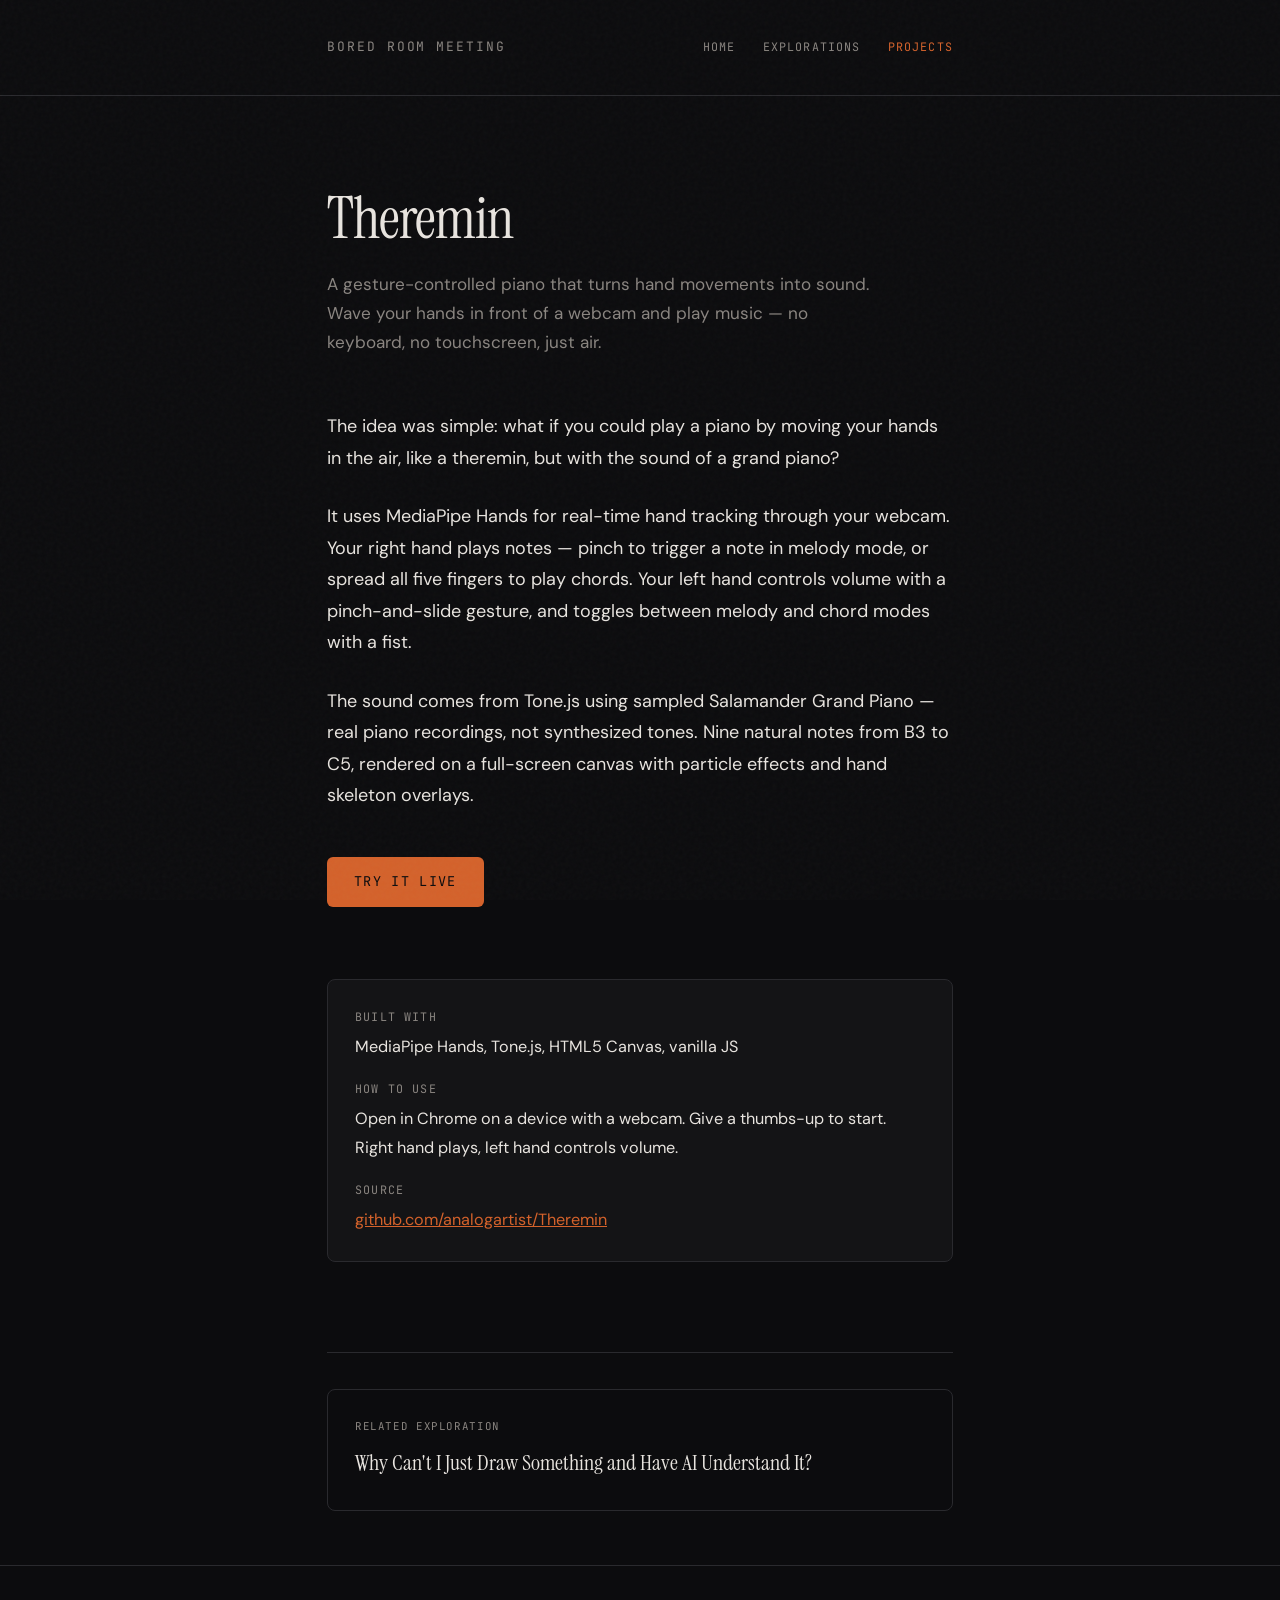
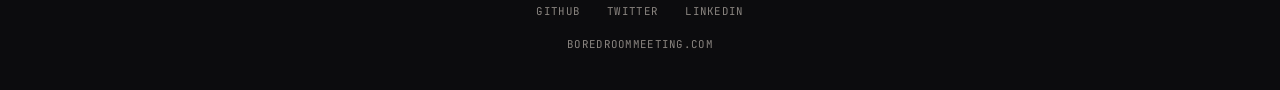
<file: projects/theremin.html>
<!DOCTYPE html>
<html lang="en">
<head>
<meta charset="utf-8">
<meta name="viewport" content="width=device-width, initial-scale=1">
<title>Theremin — Bored Room Meeting</title>
<meta name="description" content="A gesture-controlled piano that turns hand movements into sound using computer vision and Web Audio.">
<meta property="og:title" content="Theremin — Play music with hand gestures">
<meta property="og:description" content="A gesture-controlled piano that turns hand movements into sound using computer vision and Web Audio.">
<meta property="og:type" content="website">
<meta property="og:url" content="https://boredroommeeting.com/projects/theremin">
<link rel="icon" href="/favicon.svg" type="image/svg+xml">
<link rel="preconnect" href="https://fonts.googleapis.com">
<link rel="preconnect" href="https://fonts.gstatic.com" crossorigin>
<link href="https://fonts.googleapis.com/css2?family=Instrument+Serif:ital@0;1&family=DM+Sans:ital,wght@0,400;0,500;1,400&family=JetBrains+Mono:wght@400&display=swap" rel="stylesheet">
<link rel="stylesheet" href="/styles.css">
</head>
<body>

<header class="site-header">
  <div class="container">
    <a href="/" class="site-name">Bored Room Meeting</a>
    <nav class="site-nav">
      <a href="/">Home</a>
      <a href="/#explorations">Explorations</a>
      <a href="/#projects" class="active">Projects</a>
    </nav>
  </div>
</header>

<div class="container">
  <div class="project-hero">
    <h1>Theremin</h1>
    <p class="project-subtitle">A gesture-controlled piano that turns hand movements into sound. Wave your hands in front of a webcam and play music — no keyboard, no touchscreen, just air.</p>
  </div>

  <div class="project-body">
    <p>The idea was simple: what if you could play a piano by moving your hands in the air, like a theremin, but with the sound of a grand piano?</p>

    <p>It uses MediaPipe Hands for real-time hand tracking through your webcam. Your right hand plays notes — pinch to trigger a note in melody mode, or spread all five fingers to play chords. Your left hand controls volume with a pinch-and-slide gesture, and toggles between melody and chord modes with a fist.</p>

    <p>The sound comes from Tone.js using sampled Salamander Grand Piano — real piano recordings, not synthesized tones. Nine natural notes from B3 to C5, rendered on a full-screen canvas with particle effects and hand skeleton overlays.</p>

    <a href="https://analogartist.github.io/Theremin" target="_blank" rel="noopener" class="try-it">Try it live</a>

    <dl class="project-details">
      <dt>Built with</dt>
      <dd>MediaPipe Hands, Tone.js, HTML5 Canvas, vanilla JS</dd>
      <dt>How to use</dt>
      <dd>Open in Chrome on a device with a webcam. Give a thumbs-up to start. Right hand plays, left hand controls volume.</dd>
      <dt>Source</dt>
      <dd><a href="https://github.com/analogartist/Theremin" target="_blank" rel="noopener" style="color: var(--accent);">github.com/analogartist/Theremin</a></dd>
    </dl>
  </div>

  <div class="onward">
    <a href="/posts/drawing-as-input" class="onward-link">
      <div class="onward-label">Related Exploration</div>
      <div class="onward-title">Why Can't I Just Draw Something and Have AI Understand It?</div>
    </a>
  </div>

</div>

<footer class="site-footer">
  <div class="container">
    <div class="footer-links">
      <a href="https://github.com/analogartist" target="_blank" rel="noopener">GitHub</a>
      <span>Twitter</span>
      <span>LinkedIn</span>
    </div>
    boredroommeeting.com
  </div>
</footer>

</body>
</html>
</file>
<file: styles.css>
/* ===========================
   boredroommeeting.com
   Shared styles
   =========================== */

:root {
  --bg: #0c0c0e;
  --surface: #141416;
  --text: #e8e4df;
  --text-dim: #8a8580;
  --accent: #d4622b;
  --accent-glow: #d4622b22;
  --code-bg: #1a1a1e;
  --border: #2a2a2e;
  --serif: 'Instrument Serif', Georgia, serif;
  --sans: 'DM Sans', -apple-system, sans-serif;
  --mono: 'JetBrains Mono', 'SF Mono', monospace;
}

* { margin: 0; padding: 0; box-sizing: border-box; }

html { font-size: 18px; scroll-behavior: smooth; }

body {
  background: var(--bg);
  color: var(--text);
  font-family: var(--sans);
  line-height: 1.75;
  -webkit-font-smoothing: antialiased;
  min-height: 100vh;
  display: flex;
  flex-direction: column;
}

/* Grain overlay */
body::before {
  content: '';
  position: fixed;
  inset: 0;
  opacity: 0.03;
  background-image: url("data:image/svg+xml,%3Csvg viewBox='0 0 256 256' xmlns='http://www.w3.org/2000/svg'%3E%3Cfilter id='n'%3E%3CfeTurbulence type='fractalNoise' baseFrequency='0.9' numOctaves='4' stitchTiles='stitch'/%3E%3C/filter%3E%3Crect width='100%25' height='100%25' filter='url(%23n)' opacity='1'/%3E%3C/svg%3E");
  pointer-events: none;
  z-index: 100;
}

.container {
  max-width: 680px;
  margin: 0 auto;
  padding: 0 1.5rem;
  width: 100%;
}

/* --- Navigation --- */

.site-header {
  padding: 2rem 0;
  border-bottom: 1px solid var(--border);
}

.site-header .container {
  display: flex;
  justify-content: space-between;
  align-items: center;
}

.site-header .site-name {
  font-family: var(--mono);
  font-size: 0.72rem;
  letter-spacing: 0.15em;
  text-transform: uppercase;
  color: var(--text-dim);
  text-decoration: none;
  transition: color 0.2s;
}

.site-header .site-name:hover { color: var(--accent); }

.site-nav {
  display: flex;
  gap: 1.5rem;
}

.site-nav a {
  font-family: var(--mono);
  font-size: 0.65rem;
  letter-spacing: 0.1em;
  text-transform: uppercase;
  color: var(--text-dim);
  text-decoration: none;
  transition: color 0.2s;
}

.site-nav a:hover,
.site-nav a.active { color: var(--accent); }

/* --- Homepage: Masthead --- */

.masthead {
  padding: 5rem 0 3rem;
  animation: fadeUp 0.8s ease-out both;
}

.masthead h1 {
  font-family: var(--serif);
  font-size: clamp(2.4rem, 6vw, 3.6rem);
  font-weight: 400;
  letter-spacing: -0.03em;
  line-height: 1.1;
}

.masthead .intro {
  margin-top: 1.2rem;
  font-size: 0.95rem;
  color: var(--text-dim);
  line-height: 1.7;
  max-width: 560px;
}

/* --- Homepage: Section headers --- */

.section-label {
  font-family: var(--mono);
  font-size: 0.65rem;
  letter-spacing: 0.15em;
  text-transform: uppercase;
  color: var(--text-dim);
  padding-bottom: 1rem;
  border-bottom: 1px solid var(--border);
  margin-bottom: 0;
}

/* --- Homepage: Post links --- */

.posts {
  padding: 2rem 0;
  animation: fadeUp 0.8s ease-out 0.15s both;
}

.post-link {
  display: block;
  text-decoration: none;
  padding: 2rem 0;
  border-bottom: 1px solid var(--border);
  transition: all 0.25s;
}

.post-link:hover { padding-left: 0.5rem; }

.post-link h2 {
  font-family: var(--serif);
  font-size: 1.5rem;
  font-weight: 400;
  color: var(--text);
  line-height: 1.3;
  transition: color 0.25s;
}

.post-link:hover h2 { color: var(--accent); }

.post-link .excerpt {
  margin-top: 0.5rem;
  font-size: 0.85rem;
  color: var(--text-dim);
  line-height: 1.6;
}

.post-link .date {
  margin-top: 0.6rem;
  font-family: var(--mono);
  font-size: 0.65rem;
  letter-spacing: 0.1em;
  text-transform: uppercase;
  color: var(--text-dim);
}

/* --- Homepage: Project cards --- */

.projects {
  padding: 2rem 0 4rem;
  animation: fadeUp 0.8s ease-out 0.3s both;
}

.project-card {
  display: block;
  text-decoration: none;
  padding: 2rem 0;
  border-bottom: 1px solid var(--border);
  transition: all 0.25s;
}

.project-card:hover { padding-left: 0.5rem; }

.project-card h2 {
  font-family: var(--serif);
  font-size: 1.5rem;
  font-weight: 400;
  color: var(--text);
  line-height: 1.3;
  transition: color 0.25s;
}

.project-card:hover h2 { color: var(--accent); }

.project-card .project-desc {
  margin-top: 0.5rem;
  font-size: 0.85rem;
  color: var(--text-dim);
  line-height: 1.6;
}

.project-card .project-tag {
  display: inline-block;
  margin-top: 0.6rem;
  font-family: var(--mono);
  font-size: 0.6rem;
  letter-spacing: 0.1em;
  text-transform: uppercase;
  color: var(--accent);
  border: 1px solid var(--accent);
  padding: 0.15rem 0.5rem;
  border-radius: 3px;
}

/* --- Post page: Hero --- */

.hero {
  padding: 5rem 0 3rem;
}

.hero h1 {
  font-family: var(--serif);
  font-size: clamp(2.2rem, 5vw, 3.2rem);
  font-weight: 400;
  line-height: 1.15;
  color: var(--text);
  letter-spacing: -0.02em;
  max-width: 600px;
}

.hero .meta {
  margin-top: 1.5rem;
  font-family: var(--mono);
  font-size: 0.7rem;
  letter-spacing: 0.1em;
  text-transform: uppercase;
  color: var(--text-dim);
}

.hero .meta .accent-dot {
  display: inline-block;
  width: 6px;
  height: 6px;
  background: var(--accent);
  border-radius: 50%;
  margin: 0 0.6rem;
  vertical-align: middle;
}

/* --- Article content --- */

article { padding-bottom: 5rem; }

article p {
  margin-bottom: 1.5rem;
  font-size: 1rem;
  color: var(--text);
  font-weight: 400;
}

article .lede {
  font-family: var(--serif);
  font-size: 1.25rem;
  font-style: italic;
  color: var(--text);
  line-height: 1.65;
  padding: 2rem 0;
  border-top: 1px solid var(--border);
  border-bottom: 1px solid var(--border);
  margin-bottom: 2.5rem;
}

article h2 {
  font-family: var(--serif);
  font-size: 1.6rem;
  font-weight: 400;
  margin: 3rem 0 1.2rem;
  color: var(--text);
  letter-spacing: -0.01em;
}

article strong {
  font-weight: 500;
  color: var(--text);
}

article em { font-style: italic; }

article hr {
  border: none;
  height: 1px;
  background: var(--border);
  margin: 3rem 0;
}

article .attempt { margin-bottom: 1.2rem; }

article .attempt-label {
  font-weight: 500;
  color: var(--accent);
}

article pre {
  background: var(--code-bg);
  border: 1px solid var(--border);
  border-radius: 8px;
  padding: 1.5rem;
  overflow-x: auto;
  margin: 1.5rem 0 2rem;
  font-family: var(--mono);
  font-size: 0.78rem;
  line-height: 1.8;
  color: var(--text-dim);
}

article pre .voice { color: #7ec699; }
article pre .stroke { color: #d4622b; }
article pre .time { color: #5a5a66; }

article .callout {
  border-left: 2px solid var(--accent);
  padding-left: 1.2rem;
  margin: 2rem 0;
  font-family: var(--serif);
  font-size: 1.15rem;
  font-style: italic;
  line-height: 1.6;
  color: var(--text);
}

article code {
  font-family: var(--mono);
  font-size: 0.85em;
  color: var(--accent);
  background: var(--code-bg);
  padding: 0.1rem 0.35rem;
  border-radius: 4px;
}

article pre code {
  font-size: inherit;
  color: inherit;
  background: transparent;
  padding: 0;
}

/* Responsive video embed (YouTube, Vimeo) */
.video-embed {
  position: relative;
  padding-bottom: 56.25%; /* 16:9 */
  height: 0;
  overflow: hidden;
  margin: 2rem 0;
  border: 1px solid var(--border);
  border-radius: 8px;
  background: var(--code-bg);
}

.video-embed iframe {
  position: absolute;
  top: 0;
  left: 0;
  width: 100%;
  height: 100%;
  border: 0;
}

article .closing-question {
  font-family: var(--serif);
  font-style: italic;
  font-size: 1.35rem;
  color: var(--accent);
  text-align: center;
  margin: 2.5rem 0;
}

article .signature {
  font-family: var(--serif);
  font-style: italic;
  font-size: 0.85rem;
  color: var(--text-dim);
  text-align: center;
  padding-top: 2rem;
  border-top: 1px solid var(--border);
  margin-top: 2rem;
}

/* --- Post closing --- */

.closing {
  padding: 3rem 0 2rem;
  border-top: 1px solid var(--border);
  font-family: var(--serif);
  font-size: 1.15rem;
  font-style: italic;
  line-height: 1.6;
  text-align: center;
  color: var(--text);
}

.closing .last-line {
  font-style: normal;
  font-family: var(--sans);
  font-size: 0.95rem;
  margin-top: 1.5rem;
  color: var(--text-dim);
}

/* --- Onward path (end of post/project) --- */

.onward {
  padding: 2rem 0 3rem;
  border-top: 1px solid var(--border);
}

.onward-link {
  display: block;
  text-decoration: none;
  padding: 1.5rem;
  border: 1px solid var(--border);
  border-radius: 8px;
  transition: border-color 0.25s;
}

.onward-link:hover { border-color: var(--accent); }

.onward-label {
  font-family: var(--mono);
  font-size: 0.6rem;
  letter-spacing: 0.15em;
  text-transform: uppercase;
  color: var(--text-dim);
  margin-bottom: 0.5rem;
}

.onward-title {
  font-family: var(--serif);
  font-size: 1.2rem;
  color: var(--text);
  transition: color 0.25s;
}

.onward-link:hover .onward-title { color: var(--accent); }

/* --- Project intro page --- */

.project-hero {
  padding: 5rem 0 3rem;
}

.project-hero h1 {
  font-family: var(--serif);
  font-size: clamp(2.2rem, 5vw, 3.2rem);
  font-weight: 400;
  line-height: 1.15;
  color: var(--text);
  letter-spacing: -0.02em;
}

.project-hero .project-subtitle {
  margin-top: 1rem;
  font-size: 0.95rem;
  color: var(--text-dim);
  line-height: 1.7;
  max-width: 560px;
}

.project-body {
  padding-bottom: 3rem;
}

.project-body p {
  margin-bottom: 1.5rem;
  font-size: 1rem;
  color: var(--text);
}

.try-it {
  display: inline-block;
  font-family: var(--mono);
  font-size: 0.75rem;
  letter-spacing: 0.1em;
  text-transform: uppercase;
  color: var(--bg);
  background: var(--accent);
  text-decoration: none;
  padding: 0.75rem 1.5rem;
  border-radius: 6px;
  transition: opacity 0.2s;
  margin: 1rem 0 2rem;
}

.try-it:hover { opacity: 0.85; }

.project-details {
  margin: 2rem 0;
  padding: 1.5rem;
  border: 1px solid var(--border);
  border-radius: 8px;
  background: var(--surface);
}

.project-details dt {
  font-family: var(--mono);
  font-size: 0.65rem;
  letter-spacing: 0.1em;
  text-transform: uppercase;
  color: var(--text-dim);
  margin-top: 1rem;
}

.project-details dt:first-child { margin-top: 0; }

.project-details dd {
  font-size: 0.9rem;
  color: var(--text);
  margin-top: 0.3rem;
}

/* --- Footer --- */

.site-footer {
  margin-top: auto;
  padding: 2rem 0;
  border-top: 1px solid var(--border);
  text-align: center;
  font-family: var(--mono);
  font-size: 0.6rem;
  letter-spacing: 0.12em;
  text-transform: uppercase;
  color: var(--text-dim);
}

.site-footer a {
  color: var(--text-dim);
  text-decoration: none;
  transition: color 0.2s;
}

.site-footer a:hover { color: var(--accent); }

.footer-links {
  display: flex;
  justify-content: center;
  gap: 1.5rem;
  margin-bottom: 0.8rem;
}

/* --- Animations --- */

@keyframes fadeUp {
  from { opacity: 0; transform: translateY(20px); }
  to { opacity: 1; transform: translateY(0); }
}

.hero, .project-hero, article, .closing, .project-body {
  animation: fadeUp 0.8s ease-out both;
}

article, .project-body { animation-delay: 0.15s; }
.closing { animation-delay: 0.3s; }

/* --- Responsive --- */

@media (max-width: 600px) {
  html { font-size: 16px; }
  .masthead { padding: 3rem 0 2rem; }
  .hero, .project-hero { padding: 3rem 0 2rem; }
  article pre { font-size: 0.7rem; padding: 1rem; }
  .site-nav { gap: 1rem; }
}
</file>
